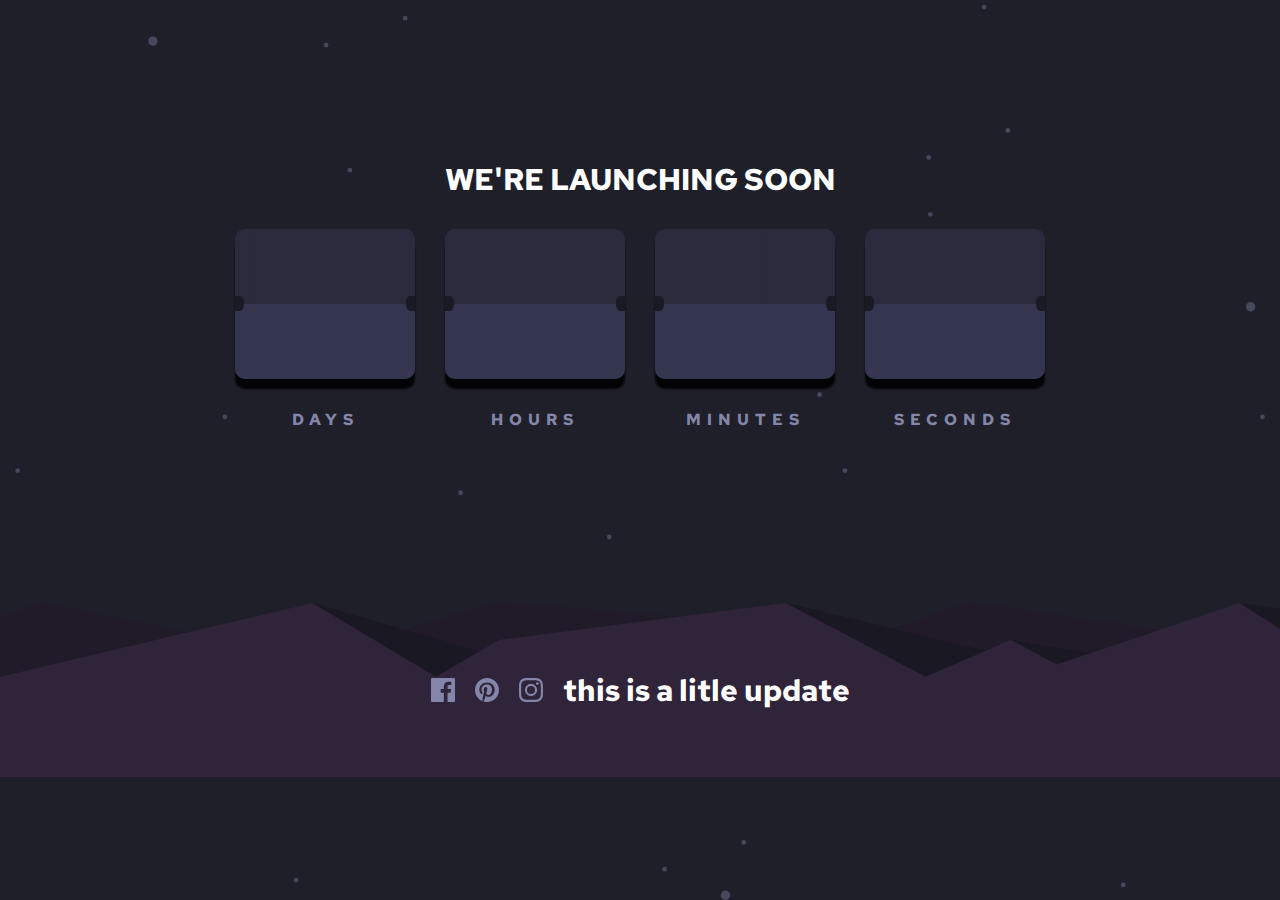
<file: index.html>
<!DOCTYPE html>
<html lang="en">
<head>
  <meta charset="UTF-8">
  <meta name="viewport" content="width=device-width, initial-scale=1.0"> <!-- displays site properly based on user's device -->

  <link rel="icon" type="image/png" sizes="32x32" href="./images/favicon-32x32.png">

  <link rel="stylesheet" href="style.css">
  
  <title>Launch countdown timer</title>

 
</head>
<body>

  <section class="container">

      <h2>WE'RE LAUNCHING SOON</h2> 

<div class="card-container">

            <div>
              <div class="card">
                <h1  class="days"></h1>
              </div>
             <p>DAYS</p>
            </div>

            <div>
              <div class="card">
                <h1 class="hours"></h1>
              </div>
             <p>HOURS</p>
            </div>

            <div>
              <div class="card">
                <h1  class="minutes"></h1>
              </div>
             <p>MINUTES</p>
            </div>

            <div>
              <div class="card">
                <h1  class="seconds"></h1>
              </div>
             <p>SECONDS</p>
            </div>
            

<!--             
            <div class="card">
              <h1>55</h1>
              <p>HOURS</p>
            </div>
            <div class="card">
              <h1>55</h1>
              <p>MINUTE</p>
            </div>
            <div class="card">
              <h1>55</h1>
              <p>SECONDS</p>
            </div> -->
</div>
      
<div class="social-container">
  
  <div>
    <svg xmlns="http://www.w3.org/2000/svg" width="24" height="24"><path fill="#8385A9" d="M22.675 0H1.325C.593 0 0 .593 0 1.325v21.351C0 23.407.593 24 1.325 24H12.82v-9.294H9.692v-3.622h3.128V8.413c0-3.1 1.893-4.788 4.659-4.788 1.325 0 2.463.099 2.795.143v3.24l-1.918.001c-1.504 0-1.795.715-1.795 1.763v2.313h3.587l-.467 3.622h-3.12V24h6.116c.73 0 1.323-.593 1.323-1.325V1.325C24 .593 23.407 0 22.675 0z"/></svg>

  <svg xmlns="http://www.w3.org/2000/svg" width="24" height="24"><path fill="#8385A9" d="M12 0C5.373 0 0 5.372 0 12c0 5.084 3.163 9.426 7.627 11.174-.105-.949-.2-2.405.042-3.441.218-.937 1.407-5.965 1.407-5.965s-.359-.719-.359-1.782c0-1.668.967-2.914 2.171-2.914 1.023 0 1.518.769 1.518 1.69 0 1.029-.655 2.568-.994 3.995-.283 1.194.599 2.169 1.777 2.169 2.133 0 3.772-2.249 3.772-5.495 0-2.873-2.064-4.882-5.012-4.882-3.414 0-5.418 2.561-5.418 5.207 0 1.031.397 2.138.893 2.738a.36.36 0 01.083.345l-.333 1.36c-.053.22-.174.267-.402.161-1.499-.698-2.436-2.889-2.436-4.649 0-3.785 2.75-7.262 7.929-7.262 4.163 0 7.398 2.967 7.398 6.931 0 4.136-2.607 7.464-6.227 7.464-1.216 0-2.359-.631-2.75-1.378l-.748 2.853c-.271 1.043-1.002 2.35-1.492 3.146C9.57 23.812 10.763 24 12 24c6.627 0 12-5.373 12-12 0-6.628-5.373-12-12-12z"/></svg>

  <svg xmlns="http://www.w3.org/2000/svg" width="24" height="24"><path fill="#8385A9" d="M12 2.163c3.204 0 3.584.012 4.85.07 3.252.148 4.771 1.691 4.919 4.919.058 1.265.069 1.645.069 4.849 0 3.205-.012 3.584-.069 4.849-.149 3.225-1.664 4.771-4.919 4.919-1.266.058-1.644.07-4.85.07-3.204 0-3.584-.012-4.849-.07-3.26-.149-4.771-1.699-4.919-4.92-.058-1.265-.07-1.644-.07-4.849 0-3.204.013-3.583.07-4.849.149-3.227 1.664-4.771 4.919-4.919 1.266-.057 1.645-.069 4.849-.069zM12 0C8.741 0 8.333.014 7.053.072 2.695.272.273 2.69.073 7.052.014 8.333 0 8.741 0 12c0 3.259.014 3.668.072 4.948.2 4.358 2.618 6.78 6.98 6.98C8.333 23.986 8.741 24 12 24c3.259 0 3.668-.014 4.948-.072 4.354-.2 6.782-2.618 6.979-6.98.059-1.28.073-1.689.073-4.948 0-3.259-.014-3.667-.072-4.947-.196-4.354-2.617-6.78-6.979-6.98C15.668.014 15.259 0 12 0zm0 5.838a6.162 6.162 0 100 12.324 6.162 6.162 0 000-12.324zM12 16a4 4 0 110-8 4 4 0 010 8zm6.406-11.845a1.44 1.44 0 100 2.881 1.44 1.44 0 000-2.881z"/></svg>
  
  <h2>this is a litle update</h2>

  </div>
  
</div>

  </section>
  

  <!-- Days
  Hours
  Minutes
  Seconds -->
  
  <!-- <div class="attribution">
    Challenge by <a href="https://www.frontendmentor.io?ref=challenge" target="_blank">Frontend Mentor</a>. 
    Coded by <a href="#">Your Name Here</a>.
  </div> -->

  <script src="scripts.js"></script>
</body>
</html>
</file>
<file: style.css>
@import url('https://fonts.googleapis.com/css2?family=Red+Hat+Text:ital,wght@0,300..700;1,300..700&display=swap');

    .attribution { font-size: 11px; text-align: center; }
    .attribution a { color: hsl(228, 45%, 44%); }

    *,::after, ::before{
      padding: 0;
      margin: 0;
      box-sizing: border-box;
    }

body{
  font-family: "Red Hat Text";
  /* padding: 10%; */
  background-color:hsl(235, 16%, 14%);
  
}
.container{
padding-top: 10%;
  background-image: url(images/bg-stars.svg);
  height: 100vh;
  background-size: cover;
  background-position:  center;
  gap: 30px;
  /* border: 10px solid red; */
   display: flex;
   flex-direction: column;
  align-items: center;
 justify-content: center;
 
 
}


.card-container{
 display: flex;
   align-items: center;
   gap: 30px;
  /* border: 1px solid  green; */
}
.card-container div{
 display: flex;
 flex-direction: column;
   align-items: center;
   gap: 30px;
  /* border: 5px solid  blue; */
}

    h1{
      font-size: 70px;
      color:  hsl(345, 95%, 68%)
    }
    h2{
      font-size: 30px;
      color: white;  
       text-align: center;
    }



    p{
      color:hsl(237, 18%, 59%);
      font-weight: bolder;
      letter-spacing: 6px;
      /* border: 2px solid red; */
    }

    .card{ 
      height: 150px;
      width: 180px;
      background: linear-gradient(to top, hsl(236, 21%, 26%) 50%,hsla(236, 21%, 26%, 0.5) 50% );
      /* margin: auto; */
       display: flex;
      align-items: center;
      flex-direction: column;
      justify-content: center;
      ;
      /* padding-top: 200px; */
      position: relative;
      box-shadow:  0 10px   2px  rgba(0, 0, 0, 0.88);
      border-radius: 10px;
    }


    .card::before{
      content: "";
      display: inline-block;
      position: absolute;
      left: 0px;
      width: 9px;
      height: 15px;
      border-radius: 0 45% 48%  0 ;
     background-color:hsl(234, 17%, 12%) ; 
     /* border: 0.3px solid red; */
    }
    .card::after{
      content: "";
      display: inline-block;
      position: absolute;
      right: 0px;
      width: 9px;
      height: 15px;
      border-radius: 45% 0  0 48%   ;
     background-color:hsl(234, 17%, 12%) ; 
     /* border: 0.3px solid red; */
    }

    .social-container{
      background-image: url(images/pattern-hills.svg);
      height: 40vh;
      width: 100%;
      display: flex;
      align-items:center ;
      background-repeat: no-repeat;
      background-position: center;
      background-size: contain;
      gap: 10px;
      position: relative;
      margin-top: 50px;
      }

    .social-container div{
      gap: 20px;
      display: flex;
      align-items:center;
      justify-content: center;
      width: 100%;
      /* padding: 20px 0; */
  
    }


    .social-container svg >*:hover{
     fill:hsl(345, 95%, 68%);
     cursor: pointer;
    }

    @media (max-width:700px){
      .card-container{
        /* flex-direction: column; */
        gap: 5px;
      }
      .card-container div{
        width: 100%;
        padding: unset;

      }
      .card{
        /* width: 100%; */
        flex: 1;
      }
    }
</file>
